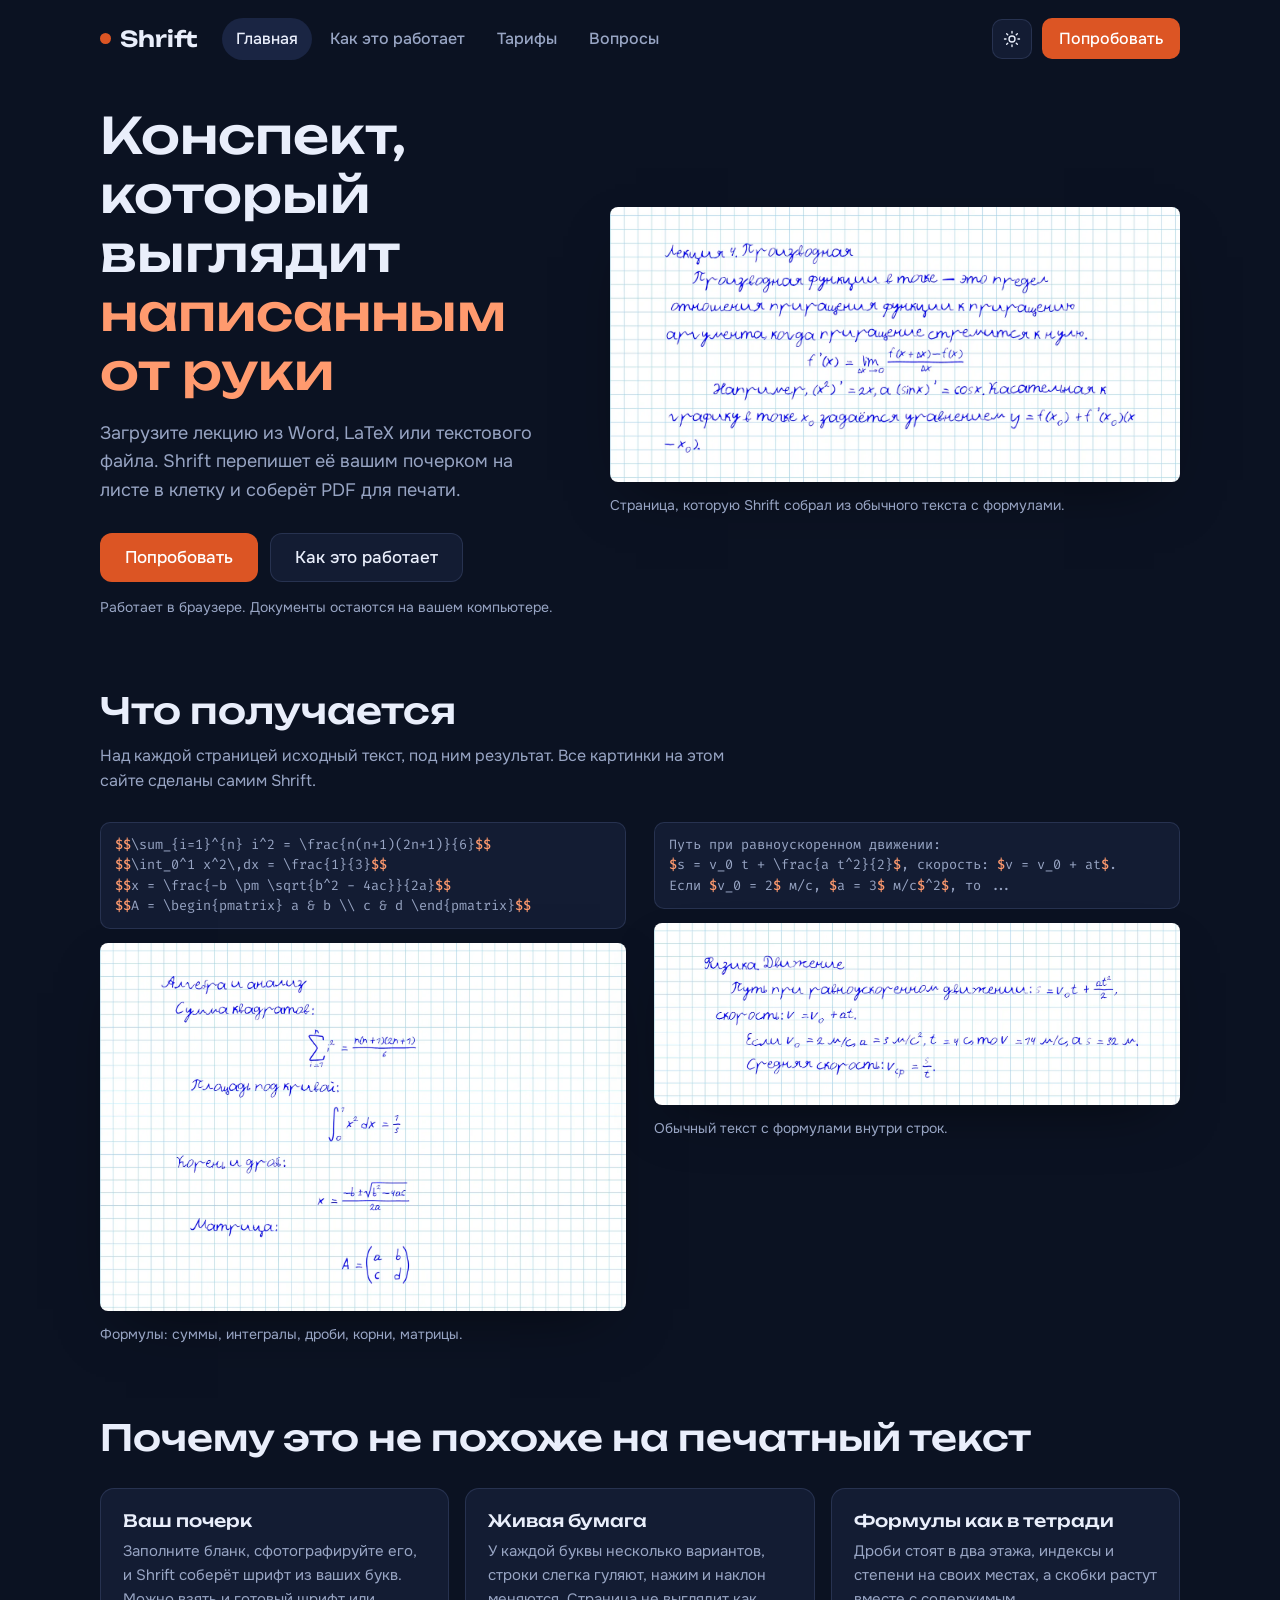
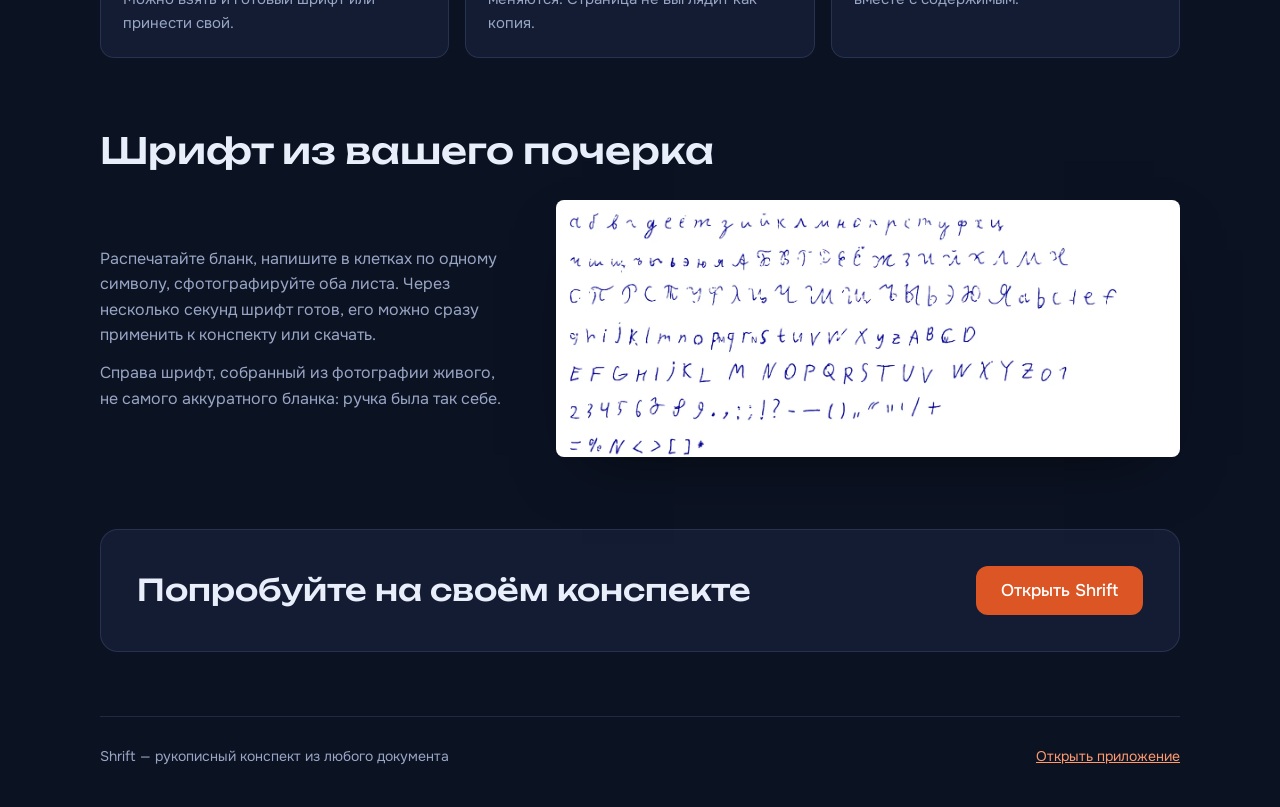
<file: index.html>
<!DOCTYPE html>
<html lang="ru">
<head>
    <meta charset="UTF-8">
    <meta name="viewport" content="width=device-width, initial-scale=1.0">
    <title>Shrift — рукописный конспект из любого документа</title>
    <meta name="description" content="Загрузите лекцию из Word, LaTeX или текстового файла: Shrift перепишет её вашим почерком на листе в клетку и соберёт PDF для печати. Работает в браузере, документы остаются у вас.">
    <meta property="og:title" content="Shrift — рукописный конспект из любого документа">
    <meta property="og:description" content="Текст и формулы вашим почерком на листе в клетку. PDF для печати.">
    <meta property="og:image" content="https://shrift.pages.dev/img/ex-lecture.webp">
    <link rel="icon" href="favicon.svg" type="image/svg+xml">
    <link rel="preconnect" href="https://fonts.googleapis.com">
    <link rel="preconnect" href="https://fonts.gstatic.com" crossorigin>
    <link rel="stylesheet" href="https://fonts.googleapis.com/css2?family=Onest:wght@400;500;600&family=Unbounded:wght@500;600&family=Fira+Code:wght@400&display=swap">
    <link rel="stylesheet" href="landing.css">
    <script src="js/theme.js"></script>
</head>
<body>
<div class="wrap">
    <header class="top">
        <a class="logo" href="#home"><i></i>Shrift</a>
        <nav class="tabs" aria-label="Разделы">
            <a href="#home">Главная</a><a href="#how">Как это работает</a><a href="#pricing">Тарифы</a><a href="#faq">Вопросы</a>
        </nav>
        <div class="hdr-right">
            <button class="theme-toggle" type="button" data-theme-toggle title="Тёмная или светлая тема" aria-label="Сменить тему"></button>
            <a class="btn primary" href="app.html">Попробовать</a>
        </div>
    </header>

    <main>
        <!-- ГЛАВНАЯ -->
        <section class="view" id="v-home">
            <div class="hero">
                <div>
                    <h1>Конспект, который выглядит <em>написанным от руки</em></h1>
                    <p class="lead">Загрузите лекцию из Word, LaTeX или текстового файла. Shrift перепишет её вашим почерком на листе в клетку и соберёт PDF для печати.</p>
                    <div class="cta">
                        <a class="btn primary big" href="app.html">Попробовать</a>
                        <a class="btn big" href="#how">Как это работает</a>
                    </div>
                    <p class="fine">Работает в браузере. Документы остаются на вашем компьютере.</p>
                </div>
                <figure>
                    <img class="shot" src="img/ex-lecture.webp" width="1400" height="676" alt="Страница конспекта в клетку: заголовок «Лекция 4. Производная», абзац текста и формула предела, написанные от руки синей ручкой">
                    <figcaption>Страница, которую Shrift собрал из обычного текста с формулами.</figcaption>
                </figure>
            </div>

            <div class="section">
                <h2>Что получается</h2>
                <p>Над каждой страницей исходный текст, под ним результат. Все картинки на этом сайте сделаны самим Shrift.</p>
                <div class="examples">
                    <div class="ex">
                        <div class="src"><b>$$</b>\sum_{i=1}^{n} i^2 = \frac{n(n+1)(2n+1)}{6}<b>$$</b>
<b>$$</b>\int_0^1 x^2\,dx = \frac{1}{3}<b>$$</b>
<b>$$</b>x = \frac{-b \pm \sqrt{b^2 - 4ac}}{2a}<b>$$</b>
<b>$$</b>A = \begin{pmatrix} a &amp; b \\ c &amp; d \end{pmatrix}<b>$$</b></div>
                        <figure>
                            <img class="shot" src="img/ex-formulas.webp" width="1400" height="979" loading="lazy" alt="Страница в клетку с написанными от руки формулами: сумма квадратов, интеграл, формула корней квадратного уравнения и матрица" style="height:auto">
                            <figcaption>Формулы: суммы, интегралы, дроби, корни, матрицы.</figcaption>
                        </figure>
                    </div>
                    <div class="ex">
                        <div class="src">Путь при равноускоренном движении:
<b>$</b>s = v_0 t + \frac{a t^2}{2}<b>$</b>, скорость: <b>$</b>v = v_0 + at<b>$</b>.
Если <b>$</b>v_0 = 2<b>$</b> м/с, <b>$</b>a = 3<b>$</b> м/с<b>$</b>^2<b>$</b>, то ...</div>
                        <figure>
                            <img class="shot" src="img/ex-physics.webp" width="1400" height="485" loading="lazy" alt="Страница в клетку: заголовок «Физика. Движение» и абзацы текста с формулами пути и скорости, написанные от руки" style="height:auto">
                            <figcaption>Обычный текст с формулами внутри строк.</figcaption>
                        </figure>
                    </div>
                </div>
            </div>

            <div class="section">
                <h2>Почему это не похоже на печатный текст</h2>
                <div class="cards">
                    <div class="card"><h3>Ваш почерк</h3><p>Заполните бланк, сфотографируйте его, и Shrift соберёт шрифт из ваших букв. Можно взять и готовый шрифт или принести свой.</p></div>
                    <div class="card"><h3>Живая бумага</h3><p>У каждой буквы несколько вариантов, строки слегка гуляют, нажим и наклон меняются. Страница не выглядит как копия.</p></div>
                    <div class="card"><h3>Формулы как в тетради</h3><p>Дроби стоят в два этажа, индексы и степени на своих местах, а скобки растут вместе с содержимым.</p></div>
                </div>
            </div>

            <div class="section">
                <h2>Шрифт из вашего почерка</h2>
                <div class="split">
                    <div>
                        <p>Распечатайте бланк, напишите в клетках по одному символу, сфотографируйте оба листа. Через несколько секунд шрифт готов, его можно сразу применить к конспекту или скачать.</p>
                        <p>Справа шрифт, собранный из фотографии живого, не самого аккуратного бланка: ручка была так себе.</p>
                    </div>
                    <figure>
                        <img class="shot" src="img/ex-handwriting.webp" width="1400" height="575" loading="lazy" alt="Алфавит, цифры и знаки, распознанные из фотографии заполненного бланка и собранные в шрифт" style="height:auto">
                    </figure>
                </div>
            </div>

            <div class="band">
                <h2>Попробуйте на своём конспекте</h2>
                <a class="btn primary big" href="app.html">Открыть Shrift</a>
            </div>
        </section>

        <!-- КАК ЭТО РАБОТАЕТ -->
        <section class="view" id="v-how" hidden>
            <h2>Как это работает</h2>
            <div class="steps">
                <div class="step"><b>1</b><div><h3>Загрузите документ</h3><p>Подойдёт DOCX, LaTeX, Markdown или обычный текст. Формулы можно записывать в LaTeX или вставлять из Word.</p></div></div>
                <div class="step"><b>2</b><div><h3>Выберите почерк</h3><p>Возьмите готовый шрифт, принесите свой файл .ttf или создайте шрифт из своего почерка по бланку.</p>
                    <figure><img class="shot" src="img/ex-handwriting.webp" width="1400" height="575" loading="lazy" alt="Шрифт, собранный из фотографии бланка" style="height:auto"></figure></div></div>
                <div class="step"><b>3</b><div><h3>Настройте лист</h3><p>Клетка или линейка, поля, размер букв, наклон, нажим, небрежность строк. Страница меняется сразу.</p>
                    <figure><img class="shot" src="img/ex-physics.webp" width="1400" height="485" loading="lazy" alt="Готовая страница конспекта по физике" style="height:auto"></figure></div></div>
                <div class="step"><b>4</b><div><h3>Скачайте PDF</h3><p>Готовый конспект уходит на печать без правок.</p></div></div>
            </div>
            <div class="cta"><a class="btn primary big" href="app.html">Попробовать</a></div>
        </section>

        <!-- ТАРИФЫ -->
        <section class="view" id="v-pricing" hidden>
            <h2>Тарифы</h2>
            <p class="lead">Сейчас Shrift бесплатный. Мы готовим аккаунты и подписку, о цене и составе сообщим заранее.</p>
            <div class="plans">
                <div class="plan">
                    <span class="tag">Сейчас</span>
                    <h3>Бесплатный</h3>
                    <div class="price">0 ₽</div>
                    <ul><li>Загрузка DOCX, LaTeX, Markdown, TXT</li><li>Свой шрифт файлом .ttf</li><li>Шрифт из вашего почерка по бланку</li><li>Экспорт в PDF</li></ul>
                    <a class="btn primary" href="app.html">Начать</a>
                </div>
                <div class="plan soon">
                    <span class="tag">Скоро</span>
                    <h3>Про</h3>
                    <div class="price">Готовим</div>
                    <ul><li>Аккаунт и вход по почте</li><li>Сохранение шрифтов и настроек в облаке</li><li>Выбор цветовой темы в профиле</li></ul>
                </div>
            </div>
        </section>

        <!-- ВОПРОСЫ -->
        <section class="view" id="v-faq" hidden>
            <h2>Вопросы</h2>
            <div class="faq">
                <details><summary>Мои документы куда-то отправляются?</summary><p>Нет. Текст обрабатывается в вашем браузере, документы никуда не загружаются.</p></details>
                <details><summary>Нужен ли интернет?</summary><p>Да. Сайт проверяет связь при запуске и без интернета не откроется. Первый запуск скачивает движок (около 44 МБ), дальше он берётся из кэша браузера и открывается быстро.</p></details>
                <details><summary>Какие форматы поддерживаются?</summary><p>DOCX, LaTeX, Markdown и обычный текст.</p></details>
                <details><summary>Какие формулы получаются?</summary><p>Дроби, степени и индексы, суммы, интегралы, пределы, корни, матрицы и системы уравнений.</p></details>
                <details><summary>Можно ли использовать другой шрифт?</summary><p>Да, загрузите файл .ttf. Лицензия на шрифт остаётся за вами: Shrift его не хранит и не раздаёт. В приложении есть список рекомендуемых шрифтов со ссылками на авторов.</p></details>
                <details><summary>Как сделать шрифт из своего почерка?</summary><p>Скачайте бланк в приложении, распечатайте, заполните по одному символу в клетке и сфотографируйте оба листа. Всё остальное сделает Shrift.</p></details>
            </div>
        </section>
    </main>

    <footer>
        <span>Shrift — рукописный конспект из любого документа</span>
        <a href="app.html">Открыть приложение</a>
    </footer>
</div>
<script src="landing.js"></script>
</body>
</html>
</file>
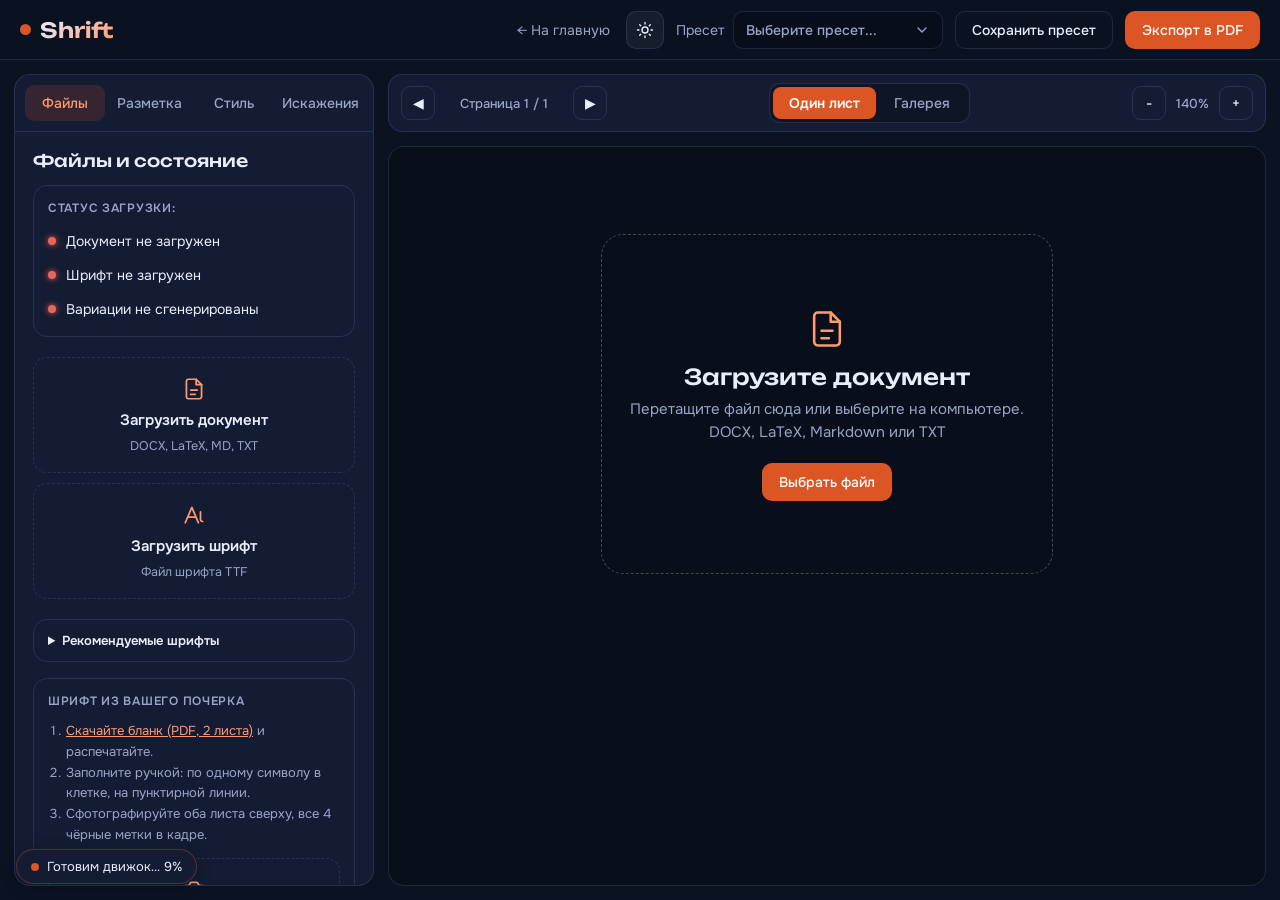
<file: app.html>
<!DOCTYPE html>
<html lang="ru">
<head>
    <meta charset="UTF-8">
    <meta name="viewport" content="width=device-width, initial-scale=1.0">
    <title>Shrift — рукописный конспект</title>
    <!-- Подключаем шрифты Google Fonts -->
    <link rel="preconnect" href="https://fonts.googleapis.com">
    <link rel="preconnect" href="https://fonts.gstatic.com" crossorigin>
    <link href="https://fonts.googleapis.com/css2?family=Onest:wght@300;400;500;600;700&family=Unbounded:wght@500;600&family=Fira+Code:wght@400;500&display=swap" rel="stylesheet">
    <!-- CSS Стили -->
    <link rel="icon" href="favicon.svg" type="image/svg+xml">
    <link rel="stylesheet" href="css/styles.css">
    <script src="js/theme.js"></script>
    <script src="js/select.js"></script>
</head>
<body>
    <!-- Pyodide Loading Overlay -->
    <div id="pyodide-loading" style="position: fixed; top:0; left:0; width:100%; height:100%; background: rgba(10,10,20,0.95); z-index: 9999; display: none; flex-direction: column; align-items: center; justify-content: center; color: white; padding: 16px; box-sizing: border-box; text-align: center;">
        <div class="spinner"></div>
        <h2 style="margin-top: 20px;">Запускаем Shrift…</h2>
        <p id="pyodide-status" style="opacity: 0.7;">Подготовка…</p>
        <div class="load-progress" aria-hidden="true"><div id="load-progress-bar" class="load-progress-bar"></div></div>
        <div id="mirror-hint" class="mirror-hint" style="display:none">
            Долго грузится?
            <a id="mirror-link" href="#" rel="noopener">Откройте зеркало сайта</a>
            <span id="mirror-novpn">или проверьте интернет/VPN</span>
        </div>
        <button id="btn-offline-retry" class="btn btn-primary" style="display:none; margin-top:18px" >Попробовать снова</button>
    </div>
    <!-- Движок грузится в фоне: маленькая плашка вместо экрана ожидания -->
    <div id="engine-pill" class="engine-pill" role="status">
        <span class="engine-pill-dot"></span>
        <span id="engine-pill-text">Готовим движок…</span>
        <a id="engine-pill-mirror" href="#" rel="noopener" style="display:none">Долго? Зеркало</a>
    </div>
    <div class="app-container">
        <!-- Шапка приложения -->
        <header class="app-header">
            <div class="logo">
                <i class="logo-dot" aria-hidden="true"></i>
                <div class="logo-text">
                    <h1>Shrift</h1>
                </div>
            </div>
            <div class="header-actions">
                <a id="link-home" class="header-link" href="./">← На главную</a>
                <button id="btn-theme" class="theme-toggle" type="button" data-theme-toggle title="Тёмная или светлая тема" aria-label="Сменить тему"></button>
                <div class="preset-selector">
                    <label for="preset-select">Пресет</label>
                    <select id="preset-select">
                        <option value="" disabled selected>Выберите…</option>
                    </select>
                </div>
                <button id="btn-save-preset" class="btn btn-secondary">Сохранить пресет</button>
                <button id="btn-export-pdf" class="btn btn-primary btn-glow">Экспорт в PDF</button>
            </div>
        </header>

        <!-- Основной контент -->
        <main class="app-main">
            <!-- Левая панель: настройки -->
            <section class="settings-sidebar glass-panel">
                <!-- Вкладки управления -->
                <div class="tabs-header">
                    <button class="tab-btn active" data-tab="tab-files">Файлы</button>
                    <button class="tab-btn" data-tab="tab-page">Разметка</button>
                    <button class="tab-btn" data-tab="tab-style">Стиль</button>
                    <button class="tab-btn" data-tab="tab-effects">Искажения</button>
                </div>

                <div class="tabs-content">
                    <!-- ВКЛАДКА 1: ФАЙЛЫ И СТАТУС -->
                    <div id="tab-files" class="tab-pane active">
                        <h3 class="tab-title">Файлы и состояние</h3>
                        
                        <!-- Статусы системы -->
                        <div class="status-card">
                            <h4>Статус загрузки:</h4>
                            <div class="status-item" id="status-doc">
                                <span class="status-indicator red"></span>
                                <span class="status-text">Документ не загружен</span>
                            </div>
                            <div class="status-item" id="status-font">
                                <span class="status-indicator red"></span>
                                <span class="status-text">Шрифт не загружен</span>
                            </div>
                            <div class="status-item" id="status-variants">
                                <span class="status-indicator red"></span>
                                <span class="status-text">Вариации не сгенерированы</span>
                            </div>
                        </div>

                        <!-- Загрузчики файлов -->
                        <div class="upload-section">
                            <label class="upload-box" id="doc-upload-box">
                                <input type="file" id="input-doc" accept=".docx,.tex,.latex,.md,.markdown,.txt" style="display:none">
                                <span class="upload-icon"><svg viewBox="0 0 24 24" width="26" height="26" fill="none" stroke="currentColor" stroke-width="1.6" stroke-linecap="round" stroke-linejoin="round"><path d="M14 3H7a2 2 0 0 0-2 2v14a2 2 0 0 0 2 2h10a2 2 0 0 0 2-2V8z"/><path d="M14 3v5h5M9 13h6M9 17h4"/></svg></span>
                                <span class="upload-title">Загрузить документ</span>
                                <span class="upload-desc">DOCX, LaTeX, MD, TXT</span>
                            </label>
                            
                            <label class="upload-box" id="font-upload-box">
                                <input type="file" id="input-font" accept=".ttf" style="display:none">
                                <span class="upload-icon"><svg viewBox="0 0 24 24" width="26" height="26" fill="none" stroke="currentColor" stroke-width="1.6" stroke-linecap="round" stroke-linejoin="round"><path d="M4 19 10 5l6 14M6.5 14h7"/><path d="M18 9v7a2 2 0 0 0 2 2"/></svg></span>
                                <span class="upload-title">Загрузить шрифт</span>
                                <span class="upload-desc">Файл шрифта TTF</span>
                            </label>
                        </div>

                        <!-- Принесённый шрифт запоминается в браузере пользователя -->
                        <div id="saved-font-bar" class="saved-font-bar" style="display:none">
                            <span>Ваш шрифт: <b id="saved-font-name"></b> (сохранён в этом браузере)</span>
                            <button id="btn-font-reset" class="link-btn">Вернуть стандартный</button>
                        </div>

                        <!-- Рекомендуемые шрифты: мы их не храним и не раздаём, пользователь приносит файл сам -->
                        <details class="font-recs">
                            <summary>Рекомендуемые шрифты</summary>
                            <ul>
                                <li><b>Eskal</b> (студия Font4You). Лицензию на него получайте у автора.</li>
                                <li><a href="https://fonts.google.com/specimen/Caveat" target="_blank" rel="noopener">Caveat</a>, бесплатный</li>
                                <li><a href="https://fonts.google.com/specimen/Bad+Script" target="_blank" rel="noopener">Bad Script</a>, бесплатный</li>
                                <li><a href="https://fonts.google.com/specimen/Marck+Script" target="_blank" rel="noopener">Marck Script</a>, бесплатный</li>
                                <li><a href="https://fonts.google.com/specimen/Neucha" target="_blank" rel="noopener">Neucha</a>, бесплатный</li>
                            </ul>
                            <p class="font-recs-note">Скачайте файл .ttf у автора и загрузите кнопкой «Загрузить шрифт». Shrift не хранит и не распространяет эти шрифты: файл остаётся только у вас в браузере, права на шрифт принадлежат его автору.</p>
                        </details>

                        <!-- Свой почерк: бланк -> фото -> шрифт -->
                        <div class="settings-group mt-3" id="handwriting-section">
                            <h4 class="group-title">Шрифт из вашего почерка</h4>
                            <ol class="hw-steps">
                                <li><a href="templates/shrift_font_template.pdf" download="Shrift_бланк_почерка.pdf">Скачайте бланк (PDF, 2 листа)</a> и распечатайте.</li>
                                <li>Заполните ручкой: по одному символу в клетке, на пунктирной линии.</li>
                                <li>Сфотографируйте оба листа сверху, все 4 чёрные метки в кадре.</li>
                            </ol>
                            <label class="upload-box" id="photo-upload-box">
                                <input type="file" id="input-photos" accept="image/*" multiple style="display:none">
                                <span class="upload-icon"><svg viewBox="0 0 24 24" width="26" height="26" fill="none" stroke="currentColor" stroke-width="1.6" stroke-linecap="round" stroke-linejoin="round"><path d="M4 8h3l2-3h6l2 3h3v11H4z"/><circle cx="12" cy="13" r="3.5"/></svg></span>
                                <span class="upload-title">Загрузить фото бланка</span>
                                <span class="upload-desc">Можно оба листа сразу (JPG, PNG, фото с телефона)</span>
                            </label>
                            <div id="hw-result" class="hw-result" style="display:none">
                                <div id="hw-report" class="hw-report"></div>
                                <img id="hw-preview" alt="Как выглядит ваш шрифт">
                                <button id="btn-hw-download" class="btn btn-secondary w-100 mt-2">Скачать шрифт (TTF)</button>
                            </div>
                        </div>

                        <!-- Управление генерацией вариаций шрифтов -->
                        <div class="settings-group mt-3">
                            <h4 class="group-title">Параметры вариативности</h4>
                            <div class="slider-control">
                                <div class="slider-header">
                                    <span>Количество вариантов</span>
                                    <span class="slider-value" id="val-variant_count">30</span>
                                </div>
                                <input type="range" id="input-variant_count" min="10" max="100" step="5" value="30" class="neon-slider">
                            </div>
                            <div class="slider-control">
                                <div class="slider-label">
                                    <span>Сила искажения точек (джиттер)</span>
                                    <span class="slider-value" id="val-key_shift">22</span>
                                </div>
                                <input type="range" id="input-key_shift" min="0" max="50" step="1" value="22" class="neon-slider">
                            </div>
                            <button id="btn-generate-fonts" class="btn btn-secondary w-100 mt-2">Перегенерировать шрифты</button>
                        </div>
                    </div>

                    <!-- ВКЛАДКА 2: РАЗМЕТКА СТРАНИЦЫ -->
                    <div id="tab-page" class="tab-pane">
                        <h3 class="tab-title">Параметры страницы</h3>

                        <div class="settings-group">
                            <h4 class="group-title">Вид и цвета</h4>
                            <div class="control-row">
                                <div class="field-control">
                                    <label for="input-paper_type">Тип разметки</label>
                                    <select id="input-paper_type" class="neon-select">
                                        <option value="grid">В клеточку</option>
                                        <option value="ruled">В линейку</option>
                                        <option value="blank">Чистый лист</option>
                                    </select>
                                </div>
                            </div>
                            
                            <div class="control-row mt-2">
                                <div class="color-control">
                                    <label for="input-paper_color">Цвет бумаги</label>
                                    <input type="color" id="input-paper_color" value="#ffffff">
                                </div>
                                <div class="color-control">
                                    <label for="input-pen_color">Цвет чернил</label>
                                    <input type="color" id="input-pen_color" value="#0000ff">
                                </div>
                            </div>
                        </div>

                        <div class="settings-group">
                            <h4 class="group-title font-small">Размеры листа (300 DPI)</h4>
                            <div class="control-row double-input">
                                <div class="field-control">
                                    <label for="input-page_w">Ширина (px)</label>
                                    <input type="number" id="input-page_w" value="2480" class="neon-input">
                                </div>
                                <div class="field-control">
                                    <label for="input-page_h">Высота (px)</label>
                                    <input type="number" id="input-page_h" value="3508" class="neon-input">
                                </div>
                            </div>
                            <div class="preset-links">
                                <button type="button" class="link-btn" onclick="setPagePreset(2480, 3508)">A4 (2480x3508)</button>
                                <button type="button" class="link-btn" onclick="setPagePreset(1748, 2480)">A5 (1748x2480)</button>
                            </div>
                        </div>

                        <div class="settings-group">
                            <h4 class="group-title">Сетка и поля</h4>
                            <div class="control-row double-input">
                                <div class="field-control">
                                    <label for="input-grid_color">Цвет сетки</label>
                                    <input type="color" id="input-grid_color" value="#a0d2eb" class="neon-input" style="padding:0; height: 38px;">
                                </div>
                                <div class="field-control">
                                    <label for="input-grid_thickness">Толщина (px)</label>
                                    <input type="number" id="input-grid_thickness" value="2" min="1" max="10" class="neon-input">
                                </div>
                            </div>
                            <div class="slider-control">
                                <div class="slider-label">
                                    <span>Размер клеточки (px)</span>
                                    <span class="slider-value" id="val-grid_size">60</span>
                                </div>
                                <input type="range" id="input-grid_size" min="30" max="100" step="2" value="60" class="neon-slider">
                            </div>
                            <div class="slider-control">
                                <div class="slider-label">
                                    <span>Базовый отступ (px)</span>
                                    <span class="slider-value" id="val-base_margin">15</span>
                                </div>
                                <input type="range" id="input-base_margin" min="0" max="100" step="5" value="15" class="neon-slider">
                            </div>
                            <div class="slider-control">
                                <div class="slider-label">
                                    <span>Правый отступ (px)</span>
                                    <span class="slider-value" id="val-right_padding">110</span>
                                </div>
                                <input type="range" id="input-right_padding" min="20" max="300" step="5" value="110" class="neon-slider">
                            </div>
                            <div class="slider-control">
                                <div class="slider-label">
                                    <span>Ширина корешка (в клетках)</span>
                                    <span class="slider-value" id="val-spine_cells">3</span>
                                </div>
                                <input type="range" id="input-spine_cells" min="0" max="10" step="1" value="3" class="neon-slider">
                            </div>
                            <div class="slider-control">
                                <div class="slider-label">
                                    <span>Интервал между строками (в клетках)</span>
                                    <span class="slider-value" id="val-line_spacing_cells">2</span>
                                </div>
                                <input type="range" id="input-line_spacing_cells" min="1" max="4" step="1" value="2" class="neon-slider">
                                <div id="line-spacing-hint" class="field-hint" style="display:none">Буквы крупнее строки и будут наезжать друг на друга — уменьшите размер шрифта.</div>
                            </div>
                            <div class="slider-control">
                                <div class="slider-label">
                                    <span>Сдвиг текста по Y (px)</span>
                                    <span class="slider-value" id="val-global_y_shift">0</span>
                                </div>
                                <input type="range" id="input-global_y_shift" min="-100" max="100" step="2" value="0" class="neon-slider">
                            </div>
                        </div>
                    </div>

                    <!-- ВКЛАДКА 3: ШРИФТ И СТИЛЬ ПИСЬМА -->
                    <div id="tab-style" class="tab-pane">
                        <h3 class="tab-title">Стиль написания</h3>
                        
                        <div class="settings-group">
                            <h4 class="group-title">Базовые параметры</h4>
                            <div class="slider-control">
                                <div class="slider-label">
                                    <span>Размер шрифта (pt)</span>
                                    <span class="slider-value" id="val-font_size">80</span>
                                </div>
                                <input type="range" id="input-font_size" min="30" max="150" step="2" value="80" class="neon-slider">
                            </div>
                            <div class="slider-control">
                                <div class="slider-label">
                                    <span>Жирность (толщина обводки)</span>
                                    <span class="slider-value" id="val-bold_stroke_width">1</span>
                                </div>
                                <input type="range" id="input-bold_stroke_width" min="0" max="5" step="1" value="1" class="neon-slider">
                            </div>
                            <div class="slider-control">
                                <div class="slider-label">
                                    <span>Наклон курсива</span>
                                    <span class="slider-value" id="val-italic_shear_factor">-0.15</span>
                                </div>
                                <input type="range" id="input-italic_shear_factor" min="-0.4" max="0.1" step="0.01" value="-0.15" class="neon-slider">
                            </div>
                        </div>

                        <div class="settings-group">
                            <h4 class="group-title">Математические индексы</h4>
                            <div class="slider-control">
                                <div class="slider-label">
                                    <span>Размер индексов (доля)</span>
                                    <span class="slider-value" id="val-index_scale">0.6</span>
                                </div>
                                <input type="range" id="input-index_scale" min="0.4" max="0.9" step="0.05" value="0.6" class="neon-slider">
                            </div>
                            <div class="slider-control">
                                <div class="slider-label">
                                    <span>Сдвиг подстрочного индекса</span>
                                    <span class="slider-value" id="val-subscript_offset_ratio">0.35</span>
                                </div>
                                <input type="range" id="input-subscript_offset_ratio" min="0.1" max="0.8" step="0.05" value="0.35" class="neon-slider">
                            </div>
                            <div class="slider-control">
                                <div class="slider-label">
                                    <span>Сдвиг надстрочного индекса</span>
                                    <span class="slider-value" id="val-superscript_offset_ratio">0.5</span>
                                </div>
                                <input type="range" id="input-superscript_offset_ratio" min="0.1" max="0.8" step="0.05" value="0.5" class="neon-slider">
                            </div>
                        </div>
                    </div>

                    <!-- ВКЛАДКА 4: ИСКАЖЕНИЯ И ЭФФЕКТЫ -->
                    <div id="tab-effects" class="tab-pane">
                        <h3 class="tab-title">Имитация ручного письма</h3>
                        
                        <div class="settings-group">
                            <h4 class="group-title">Неровность и дрожание</h4>
                            <div class="slider-control">
                                <div class="slider-label">
                                    <span>Дрожание начала строки (px)</span>
                                    <span class="slider-value" id="val-line_jit">60</span>
                                </div>
                                <input type="range" id="input-line_jit" min="0" max="150" step="5" value="60" class="neon-slider">
                            </div>
                            <div class="slider-control">
                                <div class="slider-label">
                                    <span>Мин. сдвиг слова по Y</span>
                                    <span class="slider-value" id="val-word_vert_min">-4</span>
                                </div>
                                <input type="range" id="input-word_vert_min" min="-15" max="0" step="1" value="-4" class="neon-slider">
                            </div>
                            <div class="slider-control">
                                <div class="slider-label">
                                    <span>Макс. сдвиг слова по Y</span>
                                    <span class="slider-value" id="val-word_vert_max">2</span>
                                </div>
                                <input type="range" id="input-word_vert_max" min="0" max="15" step="1" value="2" class="neon-slider">
                            </div>
                        </div>

                        <div class="settings-group">
                            <h4 class="group-title">Искривление слов (волны)</h4>
                            <div class="slider-control">
                                <div class="slider-label">
                                    <span>Амплитуда изгиба дуги (px)</span>
                                    <span class="slider-value" id="val-max_word_arc">12</span>
                                </div>
                                <input type="range" id="input-max_word_arc" min="0" max="30" step="1" value="12" class="neon-slider">
                            </div>
                            <div class="slider-control">
                                <div class="slider-label">
                                    <span>Амплитуда экспоненты (px)</span>
                                    <span class="slider-value" id="val-max_word_exp">9.6</span>
                                </div>
                                <input type="range" id="input-max_word_exp" min="0" max="30" step="0.5" value="9.6" class="neon-slider">
                            </div>
                            <div class="slider-control">
                                <div class="slider-label">
                                    <span>Амплитуда обратной экспоненты (px)</span>
                                    <span class="slider-value" id="val-max_word_inv_exp">9.6</span>
                                </div>
                                <input type="range" id="input-max_word_inv_exp" min="0" max="30" step="0.5" value="9.6" class="neon-slider">
                            </div>
                            <div class="slider-control">
                                <div class="slider-label">
                                    <span>Крутизна экспоненты</span>
                                    <span class="slider-value" id="val-exp_coef">5.0</span>
                                </div>
                                <input type="range" id="input-exp_coef" min="1.0" max="10.0" step="0.5" value="5.0" class="neon-slider">
                            </div>
                            <div class="checkbox-group mt-3">
                                <span>Активные типы изгибов:</span>
                                <label class="checkbox-control">
                                    <input type="checkbox" id="chk-arc" checked value="arc"> Дуговой (синус)
                                </label>
                                <label class="checkbox-control">
                                    <input type="checkbox" id="chk-exp" checked value="exp"> Экспоненциальный
                                </label>
                                <label class="checkbox-control">
                                    <input type="checkbox" id="chk-inv_exp" checked value="inv_exp"> Обратный эксп.
                                </label>
                            </div>
                        </div>
                    </div>
                </div>
            </section>

            <!-- Правая панель: интерактивный предпросмотр -->
            <section class="preview-area">
                <div class="preview-header glass-panel">
                    <div class="preview-nav">
                        <button id="btn-prev-page" class="btn btn-icon">◀</button>
                        <span id="page-indicator">Страница 1 / 1</span>
                        <button id="btn-next-page" class="btn btn-icon">▶</button>
                    </div>
                    <div class="view-mode-selector">
                        <button id="btn-mode-single" class="btn btn-tab active">Один лист</button>
                        <button id="btn-mode-multi" class="btn btn-tab">Галерея</button>
                    </div>
                    <div class="zoom-controls">
                        <button id="btn-zoom-out" class="btn btn-icon">-</button>
                        <span id="zoom-indicator">100%</span>
                        <button id="btn-zoom-in" class="btn btn-icon">+</button>
                    </div>
                </div>

                <!-- Контейнер для рендеринга страниц -->
                <div class="preview-viewport" id="preview-viewport">
                    <div class="preview-container single-layout" id="preview-container">
                        <!-- Сюда вставляются листы -->
                        <div class="paper-sheet is-empty" id="preview-sheet">
                            <div class="loading-overlay" id="loading-spinner">
                                <div class="spinner"></div>
                                <span class="loading-text">Рендеринг страницы...</span>
                            </div>
                            <div class="preview-empty" id="preview-empty">
                                <div class="preview-empty-icon"><svg viewBox="0 0 24 24" width="44" height="44" fill="none" stroke="currentColor" stroke-width="1.4" stroke-linecap="round" stroke-linejoin="round"><path d="M14 3H7a2 2 0 0 0-2 2v14a2 2 0 0 0 2 2h10a2 2 0 0 0 2-2V8z"/><path d="M14 3v5h5M9 13h6M9 17h4"/></svg></div>
                                <div class="preview-empty-title">Загрузите документ</div>
                                <div class="preview-empty-text">Перетащите файл сюда или выберите на компьютере.<br>DOCX, LaTeX, Markdown или TXT</div>
                                <label for="input-doc" class="btn btn-primary preview-empty-btn">Выбрать файл</label>
                            </div>
                            <img id="preview-img" alt="Предпросмотр страницы" style="display:none">
                        </div>
                    </div>
                </div>
            </section>
        </main>
    </div>

    <!-- Модальное окно для сохранения пресета -->
    <div class="modal" id="modal-preset">
        <div class="modal-content glass-panel">
            <h3>Сохранить новый пресет</h3>
            <div class="field-control mt-3">
                <label for="input-preset-name">Название пресета:</label>
                <input type="text" id="input-preset-name" placeholder="Мой пресет" class="neon-input">
            </div>
            <div class="modal-actions mt-4">
                <button id="btn-modal-cancel" class="btn btn-secondary">Отмена</button>
                <button id="btn-modal-save" class="btn btn-primary">Сохранить</button>
            </div>
        </div>
    </div>

    <!-- Уведомления (Toasts) -->
    <!-- Экспорт в PDF: прогресс -->
    <div class="export-overlay" id="export-overlay" style="display:none">
        <div class="export-card">
            <div class="spinner"></div>
            <h3>Создаём PDF…</h3>
            <p id="export-status">Готовим страницы…</p>
            <div class="load-progress"><div id="export-progress-bar" class="load-progress-bar"></div></div>
            <button id="btn-export-cancel" class="btn btn-secondary mt-2">Отменить</button>
        </div>
    </div>
    <div class="toast-container" id="toast-container"></div>

    <!-- Подключаем логику JS -->
    <script src="js/app.js"></script>
</body>
</html>
</file>
<file: landing.css>
/* Главная страница Shrift: тёмно-синий «ночной стол» и оранжевый акцент; лист в клетку - единственная яркая вещь на странице. */
:root {
  --bg: #0b1222;
  --surface: #131c33;
  --surface-2: #1a2543;
  --line: rgba(160, 182, 255, .14);
  --fg: #e9eefb;
  --muted: #98a5c4;
  --accent: #dc5524;
  --accent-ink: #ffffff;
  --accent-text: #ff9a6e;
  --shadow: rgba(0, 0, 0, .55);
  --f-display: "Unbounded", "Onest", system-ui, sans-serif;
  --f-body: "Onest", system-ui, -apple-system, "Segoe UI", sans-serif;
  color-scheme: dark;
}
:root[data-theme="light"] {
  --bg: #f1f5fd; --surface: #ffffff; --surface-2: #e7eefb; --line: rgba(30, 50, 110, .14);
  --fg: #14203a; --muted: #556487; --accent-text: #b9441a; --shadow: rgba(30, 50, 110, .28);
  color-scheme: light;
}
* { box-sizing: border-box; }
html { scroll-behavior: smooth; }
body { margin: 0; background: var(--bg); color: var(--fg); font: 16px/1.6 var(--f-body);
  padding-left: max(16px, env(safe-area-inset-left, 0px)); padding-right: max(16px, env(safe-area-inset-right, 0px)); }
.wrap { max-width: 1080px; margin: 0 auto; }
h1, h2, h3 { font-family: var(--f-display); font-weight: 500; line-height: 1.18; margin: 0; text-wrap: balance; }
h2 { font-size: clamp(24px, 3.4vw, 36px); }
p { margin: 0; }
a { color: var(--accent-text); }
[hidden] { display: none !important; }
:focus-visible { outline: 2px solid var(--accent-text); outline-offset: 2px; }

header.top { display: flex; flex-wrap: wrap; align-items: center; gap: 12px 24px; padding-block: 18px; }
.logo { font-family: var(--f-display); font-weight: 600; font-size: 22px; text-decoration: none; color: var(--fg); display: flex; align-items: center; gap: 9px; }
.logo i { width: 11px; height: 11px; background: var(--accent); border-radius: 50%; display: inline-block; }
nav.tabs { display: flex; gap: 4px; flex: 1; min-width: 0; overflow-x: auto; }
nav.tabs a { color: var(--muted); text-decoration: none; padding: 8px 14px; border-radius: 999px; white-space: nowrap; font-weight: 500; }
nav.tabs a:hover { color: var(--fg); }
nav.tabs a[aria-current="page"] { background: var(--surface-2); color: var(--fg); }
.hdr-right { display: flex; align-items: center; gap: 10px; }
.btn { border: 1px solid var(--line); background: var(--surface); padding: 9px 16px; border-radius: 10px; font: 500 16px var(--f-body); text-decoration: none; color: var(--fg); display: inline-block; cursor: pointer; }
.btn:hover { background: var(--surface-2); }
.btn.primary { background: var(--accent); border-color: transparent; color: var(--accent-ink); }
.btn.primary:hover { background: #e86a3a; }
.btn.big { padding: 13px 24px; font-size: 17px; border-radius: 12px; }
.theme-toggle { width: 40px; height: 40px; border-radius: 10px; border: 1px solid var(--line); background: var(--surface); color: var(--fg); cursor: pointer; font-size: 17px; display: grid; place-items: center; }
.theme-toggle:hover { background: var(--surface-2); }

.view { padding-block: 28px 64px; }
.hero { display: grid; grid-template-columns: minmax(0, .9fr) minmax(0, 1.1fr); gap: 44px; align-items: center; }
.hero h1 { font-size: clamp(30px, 4.4vw, 50px); }
.hero h1 em { font-style: normal; color: var(--accent-text); }
.lead { color: var(--muted); font-size: 18px; margin-top: 18px; max-width: 46ch; }
.cta { display: flex; flex-wrap: wrap; gap: 12px; margin-top: 28px; }
.fine { color: var(--muted); font-size: 14px; margin-top: 14px; }

figure { margin: 0; }
.shot { display: block; width: 100%; height: auto; border-radius: 8px; box-shadow: 0 24px 60px -26px var(--shadow); background: #fff; }
figcaption { color: var(--muted); font-size: 14px; margin-top: 12px; }

.section { margin-top: 72px; }
.section > h2 + p { color: var(--muted); margin-top: 10px; max-width: 60ch; }
.examples { display: grid; grid-template-columns: repeat(2, minmax(0, 1fr)); gap: 28px; margin-top: 28px; }
.ex { display: grid; gap: 14px; align-content: start; }
.src { background: var(--surface); border: 1px solid var(--line); border-radius: 10px; padding: 12px 14px; font: 13.5px/1.5 "Fira Code", ui-monospace, Consolas, monospace; color: var(--muted); overflow-x: auto; white-space: pre; }
.src b { font-weight: 500; color: var(--accent-text); }

.cards { display: grid; grid-template-columns: repeat(3, minmax(0, 1fr)); gap: 16px; margin-top: 28px; }
.card { background: var(--surface); border: 1px solid var(--line); border-radius: 14px; padding: 22px; }
.card h3 { font-size: 17px; margin-bottom: 8px; }
.card p { color: var(--muted); font-size: 15px; }

.split { display: grid; grid-template-columns: minmax(0, .8fr) minmax(0, 1.2fr); gap: 40px; align-items: center; margin-top: 28px; }
.split p + p { margin-top: 12px; }
.split p { color: var(--muted); }

.band { margin-top: 72px; background: var(--surface); border: 1px solid var(--line); border-radius: 18px; padding: 36px; display: flex; flex-wrap: wrap; align-items: center; justify-content: space-between; gap: 20px; }
.band h2 { font-size: clamp(22px, 3vw, 30px); }

.steps { display: grid; gap: 18px; margin-top: 28px; }
.step { display: grid; grid-template-columns: 64px minmax(0, 1fr); gap: 18px; align-items: start; background: var(--surface); border: 1px solid var(--line); border-radius: 14px; padding: 20px; }
.step > b { font: 600 15px var(--f-display); color: var(--accent-text); background: var(--surface-2); border-radius: 12px; display: grid; place-items: center; height: 56px; }
.step h3 { font-size: 18px; margin-bottom: 6px; }
.step p { color: var(--muted); }
.step figure { margin-top: 16px; max-width: 640px; }

.plans { display: grid; grid-template-columns: repeat(2, minmax(0, 1fr)); gap: 18px; margin-top: 28px; max-width: 820px; }
.plan { background: var(--surface); border: 1px solid var(--line); border-radius: 16px; padding: 26px; display: flex; flex-direction: column; gap: 14px; }
.plan.soon { border-style: dashed; }
.plan .price { font: 600 26px var(--f-display); }
.plan ul { margin: 0; padding: 0; list-style: none; display: grid; gap: 8px; color: var(--muted); flex: 1; }
.plan li::before { content: "—"; color: var(--accent-text); margin-right: 8px; }
.tag { align-self: flex-start; font-size: 13px; padding: 3px 10px; border-radius: 999px; background: var(--surface-2); color: var(--muted); }

.faq { margin-top: 24px; display: grid; gap: 10px; max-width: 780px; }
details { background: var(--surface); border: 1px solid var(--line); border-radius: 12px; padding: 14px 18px; }
summary { cursor: pointer; font-weight: 500; }
details p { color: var(--muted); margin-top: 8px; }

footer { border-top: 1px solid var(--line); padding-block: 28px 40px; color: var(--muted); font-size: 14px; display: flex; flex-wrap: wrap; justify-content: space-between; gap: 8px 24px; }

@media (max-width: 860px) {
  .hero, .split, .examples, .cards, .plans { grid-template-columns: minmax(0, 1fr); }
  .hero { gap: 28px; }
  .section { margin-top: 56px; }
}
@media (max-width: 760px) {
  header.top { gap: 8px 12px; }
  .hdr-right { margin-left: auto; }
  nav.tabs { order: 3; flex: 1 0 100%; margin-inline: -4px; }
  nav.tabs a { padding: 8px 10px; }
}
@media (max-width: 520px) {
  .step { grid-template-columns: minmax(0, 1fr); }
  .step > b { width: 56px; }
  .hdr-right { margin-left: auto; }
  .band { padding: 24px; }
}
@media (prefers-reduced-motion: reduce) { html { scroll-behavior: auto; } }
</file>
<file: css/styles.css>
/* ==========================================================================
   Shrift - Navy & Orange CSS Stylesheet
   ========================================================================== */

/* Переменные цветовой схемы */
:root {
    --bg-color: #0b1222;
    --panel-bg: rgba(19, 28, 51, 0.78);
    --panel-solid: #131c33;
    --panel-border: rgba(160, 182, 255, 0.14);
    --panel-shadow: rgba(0, 0, 0, 0.5);
    --header-bg: rgba(11, 18, 34, 0.88);
    --field-bg: rgba(0, 0, 0, 0.22);
    --overlay-bg: rgba(8, 13, 28, 0.82);
    --tint: 255, 255, 255;          /* оттенок полупрозрачных подложек: белый на тёмном, тёмно-синий на светлом */

    --text-primary: #e9eefb;
    --text-secondary: #98a5c4;
    --text-muted: #6f7c9c;
    --text-on-accent: #ffffff;

    --accent-primary: #dc5524;
    --accent-hover: #e86a3a;
    --accent-rgb: 220, 85, 36;
    --accent-glow: rgba(220, 85, 36, 0.4);
    --accent-text: #ff9a6e;         /* акцент для текста и тонких линий на тёмном фоне */

    --neon-blue: var(--accent-primary);
    --neon-cyan: var(--accent-text);
    --neon-violet: #ff8a5c;
    --neon-green: #46c08a;
    --neon-red: #ff5a4d;

    --border-radius-lg: 16px;
    --border-radius-md: 10px;
    --border-radius-sm: 6px;

    --transition-speed: 0.25s;
    color-scheme: dark;
}

/* Светлая тема: те же названия, другие значения */
:root[data-theme="light"] {
    --bg-color: #f1f5fd;
    --panel-bg: rgba(255, 255, 255, 0.86);
    --panel-solid: #ffffff;
    --panel-border: rgba(30, 50, 110, 0.14);
    --panel-shadow: rgba(30, 50, 110, 0.18);
    --header-bg: rgba(255, 255, 255, 0.9);
    --field-bg: rgba(30, 50, 110, 0.06);
    --overlay-bg: rgba(241, 245, 253, 0.85);
    --tint: 20, 32, 58;

    --text-primary: #14203a;
    --text-secondary: #556487;
    --text-muted: #7a87a6;

    --accent-hover: #c94a1b;
    --accent-text: #b9441a;
    --neon-violet: #f08a5a;
    --neon-green: #1c8a5c;
    --neon-red: #d93a30;
    color-scheme: light;
}

/* Сброс стилей и общие настройки */
* {
    box-sizing: border-box;
    margin: 0;
    padding: 0;
}

body {
    font-family: 'Onest', 'Inter', sans-serif;
    background-color: var(--bg-color);
    color: var(--text-primary);
    overflow: hidden;
    height: 100vh;
    width: 100vw;
    position: relative;
}

/* Неоновые фоновые сферы */
.glow-bg {
    position: absolute;
    top: 0;
    left: 0;
    width: 100%;
    height: 100%;
    z-index: -1;
    overflow: hidden;
    pointer-events: none;
}

.blob {
    position: absolute;
    border-radius: 50%;
    filter: blur(150px);
    opacity: 0.2;
    mix-blend-mode: screen;
}

.blob-purple {
    top: -10%;
    right: 10%;
    width: 500px;
    height: 500px;
    background-color: var(--neon-violet);
}

.blob-cyan {
    bottom: -10%;
    left: 10%;
    width: 600px;
    height: 600px;
    background-color: var(--neon-cyan);
}

.blob-blue {
    top: 40%;
    left: 45%;
    width: 400px;
    height: 400px;
    background-color: var(--neon-blue);
}

/* Макет приложения */
.app-container {
    display: flex;
    flex-direction: column;
    height: 100vh;
    position: relative;
    z-index: 1;
}

/* Шапка приложения */
.app-header {
    display: flex;
    justify-content: space-between;
    align-items: center;
    padding: 16px 24px;
    background: var(--header-bg);
    border-bottom: 1px solid var(--panel-border);
    backdrop-filter: blur(10px);
}

.logo {
    display: flex;
    align-items: center;
    gap: 12px;
}

.logo .icon {
    font-size: 28px;
}

.logo-text h1 {
    font-family: 'Unbounded', 'Onest', sans-serif;
    font-size: 20px;
    font-weight: 600;
    letter-spacing: 0.5px;
    background: linear-gradient(135deg, var(--text-primary) 0%, var(--accent-text) 100%);
    -webkit-background-clip: text;
    -webkit-text-fill-color: transparent;
}

.logo-text .subtitle {
    font-size: 11px;
    color: var(--text-secondary);
    text-transform: uppercase;
    letter-spacing: 1.5px;
}

.header-actions {
    display: flex;
    align-items: center;
    gap: 16px;
}

/* Главный интерфейс */
.app-main {
    display: flex;
    flex: 1;
    overflow: hidden;
    padding: 16px;
    gap: 16px;
}

/* Панели Glassmorphism */
.glass-panel {
    background: var(--panel-bg);
    border: 1px solid var(--panel-border);
    border-radius: var(--border-radius-lg);
    box-shadow: 0 8px 32px var(--panel-shadow);
    backdrop-filter: blur(12px);
    -webkit-backdrop-filter: blur(12px);
    transition: border-color var(--transition-speed);
}

.glass-panel:hover {
    border-color: rgba(var(--tint), 0.12);
}

/* Боковая панель настроек */
.settings-sidebar {
    width: 380px;
    flex-shrink: 0;
    display: flex;
    flex-direction: column;
    overflow: hidden;
}

/* Заголовки вкладок */
.tabs-header {
    display: flex;
    border-bottom: 1px solid var(--panel-border);
    background: var(--field-bg);
}

.tab-btn {
    flex: 1;
    padding: 14px 8px;
    background: transparent;
    border: none;
    color: var(--text-secondary);
    font-weight: 500;
    font-size: 13px;
    cursor: pointer;
    transition: all var(--transition-speed);
    position: relative;
}

.tab-btn:hover {
    color: var(--text-primary);
    background: rgba(var(--tint), 0.02);
}

.tab-btn.active {
    color: var(--neon-cyan);
}

.tab-btn.active::after {
    content: '';
    position: absolute;
    bottom: -1px;
    left: 0;
    width: 100%;
    height: 2px;
    background: linear-gradient(90deg, var(--neon-blue), var(--neon-cyan));
    box-shadow: 0 0 8px var(--neon-cyan);
}

/* Содержимое вкладок */
.tabs-content {
    flex: 1;
    overflow-y: auto;
    padding: 20px;
}

/* Стилизация скроллбара */
.tabs-content::-webkit-scrollbar,
.preview-viewport::-webkit-scrollbar {
    width: 6px;
    height: 6px;
}

.tabs-content::-webkit-scrollbar-track,
.preview-viewport::-webkit-scrollbar-track {
    background: transparent;
}

.tabs-content::-webkit-scrollbar-thumb,
.preview-viewport::-webkit-scrollbar-thumb {
    background: rgba(var(--tint), 0.1);
    border-radius: 3px;
}

.tabs-content::-webkit-scrollbar-thumb:hover,
.preview-viewport::-webkit-scrollbar-thumb:hover {
    background: rgba(var(--tint), 0.2);
}

.tab-pane {
    display: none;
}

.tab-pane.active {
    display: block;
    animation: fadeIn 0.3s ease;
}

.tab-title {
    font-family: 'Onest', 'Inter', sans-serif;
    font-size: 16px;
    margin-bottom: 20px;
    color: var(--text-primary);
    border-left: 3px solid var(--neon-cyan);
    padding-left: 8px;
}

/* Карточка статусов загрузки */
.status-card {
    background: var(--field-bg);
    border: 1px solid var(--panel-border);
    border-radius: var(--border-radius-md);
    padding: 12px 16px;
    margin-bottom: 20px;
}

.status-card h4 {
    font-size: 12px;
    color: var(--text-secondary);
    margin-bottom: 10px;
    text-transform: uppercase;
    letter-spacing: 0.5px;
}

.status-item {
    display: flex;
    align-items: center;
    gap: 10px;
    margin-bottom: 8px;
    font-size: 13px;
}

.status-item:last-child {
    margin-bottom: 0;
}

.status-indicator {
    width: 8px;
    height: 8px;
    border-radius: 50%;
    display: inline-block;
}

.status-indicator.red {
    background-color: var(--neon-red);
    box-shadow: 0 0 6px var(--neon-red);
}

.status-indicator.green {
    background-color: var(--neon-green);
    box-shadow: 0 0 6px var(--neon-green);
}

.status-text {
    color: var(--text-primary);
}

/* Загрузчики файлов */
.upload-section {
    display: flex;
    flex-direction: column;
    gap: 12px;
    margin-bottom: 20px;
}

.upload-box {
    display: flex;
    flex-direction: column;
    align-items: center;
    padding: 20px 10px;
    border: 2px dashed rgba(var(--tint), 0.15);
    border-radius: var(--border-radius-md);
    cursor: pointer;
    transition: all var(--transition-speed);
    text-align: center;
    background: rgba(var(--tint), 0.01);
}

.upload-box:hover {
    border-color: var(--neon-cyan);
    background: rgba(var(--accent-rgb), 0.02);
}

.upload-icon {
    font-size: 26px;
    margin-bottom: 8px;
}

.upload-title {
    font-size: 13px;
    font-weight: 600;
    color: var(--text-primary);
}

.upload-desc {
    font-size: 10px;
    color: var(--text-secondary);
    margin-top: 4px;
}

/* Группы настроек */
.settings-group {
    border: 1px solid var(--panel-border);
    border-radius: var(--border-radius-md);
    padding: 16px;
    margin-bottom: 16px;
    background: rgba(var(--tint), 0.01);
}

.group-title {
    font-size: 13px;
    font-weight: 600;
    color: var(--text-secondary);
    margin-bottom: 14px;
    text-transform: uppercase;
    letter-spacing: 0.5px;
    border-bottom: 1px solid rgba(var(--tint), 0.05);
    padding-bottom: 6px;
}

/* Элементы управления формой */
.control-row {
    display: flex;
    gap: 12px;
}

.double-input {
    display: grid;
    grid-template-columns: 1fr 1fr;
    gap: 12px;
}

.field-control {
    display: flex;
    flex-direction: column;
    gap: 6px;
    flex: 1;
}

.field-control label {
    font-size: 11px;
    color: var(--text-secondary);
}

.neon-input, .neon-select {
    width: 100%;
    background: var(--field-bg);
    border: 1px solid var(--panel-border);
    border-radius: var(--border-radius-sm);
    color: var(--text-primary);
    padding: 8px 12px;
    font-size: 13px;
    transition: all var(--transition-speed);
    outline: none;
    font-family: 'Onest', 'Inter', sans-serif;
}

.neon-input:focus, .neon-select:focus {
    border-color: var(--neon-cyan);
    box-shadow: 0 0 8px rgba(var(--accent-rgb), 0.2);
}

.neon-select option {
    background-color: var(--panel-solid);
    color: var(--text-primary);
}

/* Настройки цветов */
.color-control {
    display: flex;
    align-items: center;
    gap: 10px;
    flex: 1;
    font-size: 12px;
    color: var(--text-secondary);
}

.color-control input[type="color"] {
    -webkit-appearance: none;
    border: none;
    width: 32px;
    height: 32px;
    border-radius: 50%;
    cursor: pointer;
    outline: none;
    background: transparent;
}

.color-control input[type="color"]::-webkit-color-swatch-wrapper {
    padding: 0;
}

.color-control input[type="color"]::-webkit-color-swatch {
    border: 1px solid var(--panel-border);
    border-radius: 50%;
}

/* Ссылки-кнопки быстрого выбора */
.preset-links {
    display: flex;
    gap: 10px;
    margin-top: 8px;
}

.link-btn {
    background: transparent;
    border: none;
    color: var(--neon-blue);
    font-size: 11px;
    cursor: pointer;
    text-decoration: underline;
    transition: color var(--transition-speed);
}

.link-btn:hover {
    color: var(--neon-cyan);
}

/* Ползунки (range) */
.slider-control {
    margin-bottom: 14px;
}

.slider-control:last-child {
    margin-bottom: 0;
}

.slider-label {
    display: flex;
    justify-content: space-between;
    font-size: 12px;
    color: var(--text-secondary);
    margin-bottom: 6px;
}

.slider-value {
    color: var(--neon-cyan);
    font-family: 'Fira Code', monospace;
    font-weight: 500;
}

/* Стилизация ползунка */
.neon-slider {
    -webkit-appearance: none;
    width: 100%;
    height: 4px;
    border-radius: 2px;
    background: rgba(var(--tint), 0.1);
    outline: none;
    transition: background var(--transition-speed);
}

.neon-slider::-webkit-slider-thumb {
    -webkit-appearance: none;
    appearance: none;
    width: 14px;
    height: 14px;
    border-radius: 50%;
    background: var(--text-primary);
    border: 2px solid var(--neon-cyan);
    cursor: pointer;
    box-shadow: 0 0 10px var(--neon-cyan);
    transition: transform 0.1s ease;
}

.neon-slider::-webkit-slider-thumb:hover {
    transform: scale(1.2);
}

/* Группа чекбоксов */
.checkbox-group {
    display: flex;
    flex-direction: column;
    gap: 8px;
}

.checkbox-group span {
    font-size: 12px;
    color: var(--text-secondary);
}

.checkbox-control {
    display: flex;
    align-items: center;
    gap: 10px;
    font-size: 12px;
    cursor: pointer;
    color: var(--text-primary);
}

.checkbox-control input[type="checkbox"] {
    accent-color: var(--neon-cyan);
    width: 14px;
    height: 14px;
}

/* Кнопки */
.btn {
    display: inline-flex;
    justify-content: center;
    align-items: center;
    padding: 10px 16px;
    border-radius: var(--border-radius-md);
    font-size: 13px;
    font-weight: 500;
    cursor: pointer;
    transition: all var(--transition-speed);
    outline: none;
    border: 1px solid transparent;
}

.btn-primary {
    background: linear-gradient(135deg, var(--accent-primary) 0%, #c14a1d 100%);
    color: white;
}

.btn-primary:hover {
    box-shadow: 0 0 15px var(--accent-glow);
    background: linear-gradient(135deg, var(--accent-hover) 0%, var(--accent-primary) 100%);
}

.btn-glow {
    box-shadow: 0 0 10px var(--accent-glow);
}

.btn-secondary {
    background: rgba(var(--tint), 0.05);
    border: 1px solid var(--panel-border);
    color: var(--text-primary);
}

.btn-secondary:hover {
    background: rgba(var(--tint), 0.1);
    border-color: rgba(var(--tint), 0.2);
}

.btn-icon {
    background: transparent;
    border: none;
    color: var(--text-secondary);
    font-size: 16px;
    width: 32px;
    height: 32px;
    border-radius: 50%;
    cursor: pointer;
    transition: all var(--transition-speed);
}

.btn-icon:hover {
    color: var(--text-primary);
    background: rgba(var(--tint), 0.05);
}

.btn-tab {
    background: rgba(var(--tint), 0.03);
    border: 1px solid var(--panel-border);
    color: var(--text-secondary);
    border-radius: var(--border-radius-sm);
    padding: 6px 12px;
    font-size: 11px;
}

.btn-tab.active {
    background: var(--neon-cyan);
    color: var(--text-on-accent);
    font-weight: 600;
    box-shadow: 0 0 8px rgba(var(--accent-rgb), 0.4);
}

.w-100 {
    width: 100%;
}

.mt-2 { margin-top: 8px; }
.mt-3 { margin-top: 16px; }
.mt-4 { margin-top: 24px; }

/* Область просмотра (Предпросмотр) */
.preview-area {
    flex: 1;
    display: flex;
    flex-direction: column;
    overflow: hidden;
}

/* Шапка предпросмотра */
.preview-header {
    display: flex;
    justify-content: space-between;
    align-items: center;
    padding: 12px 20px;
    margin-bottom: 16px;
    flex-shrink: 0;
}

.preview-nav {
    display: flex;
    align-items: center;
    gap: 14px;
}

#page-indicator {
    font-size: 13px;
    font-weight: 500;
    color: var(--text-primary);
    min-width: 120px;
    text-align: center;
}

.zoom-controls {
    display: flex;
    align-items: center;
    gap: 10px;
}

#zoom-indicator {
    font-size: 11px;
    color: var(--text-secondary);
    font-family: 'Fira Code', monospace;
}

/* Сетка просмотра */
.preview-viewport {
    flex: 1;
    overflow: auto;
    background: var(--field-bg);
    border: 1px solid var(--panel-border);
    border-radius: var(--border-radius-lg);
    padding: 30px;
    display: flex;
    justify-content: center;
    align-items: flex-start;
}

.preview-container {
    display: flex;
    justify-content: center;
    gap: calc(30px * var(--zoom, 1));
    transition: all 0.2s ease-out;
}

/* Одиночный лист */
.single-layout {
    flex-direction: row;
    align-items: flex-start;
}

/* Галерейный вид (мультистраничный) */
.multi-layout {
    display: grid;
    grid-template-columns: repeat(auto-fill, minmax(calc(360px * var(--zoom, 1)), 1fr));
    width: 100%;
    max-width: 1000px;
    gap: calc(24px * var(--zoom, 1));
}

/* Оформление листа бумаги */
.paper-sheet {
    background-color: white;
    width: calc(540px * var(--zoom, 1)); /* Масштабированный размер A4, чуть компактнее */
    aspect-ratio: 2480 / 3508;
    border-radius: 4px;
    box-shadow: 0 10px 30px rgba(0, 0, 0, 0.4), 0 2px 8px var(--field-bg);
    position: relative;
    overflow: hidden;
    display: flex;
    justify-content: center;
    align-items: center;
    background-size: cover;
    transition: box-shadow 0.3s;
    flex-shrink: 0;
}

.paper-sheet:hover {
    box-shadow: 0 15px 40px rgba(0, 0, 0, 0.5), 0 4px 12px var(--field-bg);
}

.paper-sheet img {
    width: 100%;
    height: 100%;
    object-fit: contain;
    display: block;
}

/* Индикатор загрузки */
.loading-overlay {
    position: absolute;
    top: 0;
    left: 0;
    width: 100%;
    height: 100%;
    background: var(--overlay-bg);
    display: flex;
    flex-direction: column;
    justify-content: center;
    align-items: center;
    z-index: 10;
    backdrop-filter: blur(4px);
    transition: opacity 0.25s ease;
    opacity: 0;
    pointer-events: none;
}

.loading-overlay.active {
    opacity: 1;
    pointer-events: auto;
}

.spinner {
    width: 40px;
    height: 40px;
    border: 3px solid rgba(var(--accent-rgb), 0.1);
    border-radius: 50%;
    border-top-color: var(--neon-cyan);
    animation: spin 1s linear infinite;
    box-shadow: 0 0 15px rgba(var(--accent-rgb), 0.2);
}

.loading-text {
    margin-top: 14px;
    font-size: 13px;
    color: var(--neon-cyan);
    font-weight: 500;
}

/* Модальные окна */
.modal {
    position: fixed;
    top: 0;
    left: 0;
    width: 100vw;
    height: 100vh;
    background: rgba(0, 0, 0, 0.6);
    display: flex;
    justify-content: center;
    align-items: center;
    z-index: 1000;
    opacity: 0;
    pointer-events: none;
    transition: opacity var(--transition-speed);
}

.modal.active {
    opacity: 1;
    pointer-events: auto;
}

.modal-content {
    width: 400px;
    padding: 30px;
    display: flex;
    flex-direction: column;
}

.modal-actions {
    display: flex;
    justify-content: flex-end;
    gap: 12px;
}

/* Уведомления (Toasts) */
.toast-container {
    position: fixed;
    bottom: 24px;
    right: 24px;
    z-index: 2000;
    display: flex;
    flex-direction: column;
    gap: 10px;
}

.toast {
    background: var(--panel-solid);
    border-left: 4px solid var(--neon-cyan);
    border-top: 1px solid var(--panel-border);
    border-right: 1px solid var(--panel-border);
    border-bottom: 1px solid var(--panel-border);
    color: var(--text-primary);
    padding: 12px 20px;
    border-radius: var(--border-radius-md);
    font-size: 13px;
    min-width: 250px;
    box-shadow: 0 10px 25px rgba(0, 0, 0, 0.4);
    backdrop-filter: blur(8px);
    display: flex;
    justify-content: space-between;
    align-items: center;
    animation: slideIn 0.3s cubic-bezier(0.16, 1, 0.3, 1) forwards;
}

.toast.success {
    border-left-color: var(--neon-green);
}

.toast.error {
    border-left-color: var(--neon-red);
}

/* Анимации */
@keyframes spin {
    to { transform: rotate(360deg); }
}

@keyframes fadeIn {
    from { opacity: 0; }
    to { opacity: 1; }
}

@keyframes slideIn {
    from {
        transform: translateY(20px);
        opacity: 0;
    }
    to {
        transform: translateY(0);
        opacity: 1;
    }
}

/* ---- Экран загрузки: прогресс и подсказка про зеркало ---- */
.load-progress { width: min(360px, 80vw); height: 8px; margin-top: 18px; border-radius: 4px; background: rgba(var(--tint), 0.12); overflow: hidden; }
.load-progress-bar { width: 0%; height: 100%; border-radius: 4px; background: linear-gradient(90deg, var(--accent-primary), #ff9a6e); transition: width 0.4s ease; }
.mirror-hint { margin-top: 18px; padding: 12px 16px; border-radius: 10px; background: rgba(255,200,0,0.12); border: 1px solid rgba(255,200,0,0.4); font-size: 14px; max-width: 420px; line-height: 1.5; }
.mirror-hint a { color: #ffd54f; font-weight: 600; }

/* ==========================================================================
   Телефоны и узкие окна (до 820px): всё в одну колонку, страница прокручивается.
   ========================================================================== */
@media (max-width: 820px) {
    body {
        overflow-x: hidden;
        overflow-y: auto;
        height: auto;
        min-height: 100vh;
        width: 100%;
    }
    .app-container { height: auto; min-height: 100vh; }

    .app-header {
        flex-wrap: wrap;
        gap: 10px;
        padding: 10px 12px;
        position: sticky;
        top: 0;
        z-index: 50;
    }
    .logo .icon { font-size: 22px; }
    .logo-text h1 { font-size: 17px; }
    .logo-text .subtitle { display: none; }
    .header-actions {
        width: 100%;
        flex-wrap: wrap;
        gap: 8px;
    }
    .header-actions > * { flex: 1 1 auto; }
    .header-actions > .theme-toggle { flex: 0 0 auto; margin-left: auto; }
    .header-actions .btn { min-height: 42px; padding: 8px 10px; font-size: 13px; }
    .header-actions select { min-height: 38px; max-width: 100%; }

    .app-main {
        flex-direction: column;
        overflow: visible;
        padding: 10px;
        gap: 10px;
    }
    .settings-sidebar { width: 100%; overflow: visible; }
    .tabs-content { overflow: visible; max-height: none; }
    .tab-btn { padding-left: 6px; padding-right: 6px; font-size: 12px; }

    .preview-area { overflow: visible; min-height: 75vh; }
    .preview-header {
        flex-wrap: wrap;
        gap: 8px;
        padding: 8px 10px;
        margin-bottom: 10px;
        justify-content: center;
    }
    #page-indicator { min-width: 0; }
    .preview-viewport { padding: 10px; min-height: 60vh; }
    .paper-sheet { max-width: 100%; }
    .multi-layout { grid-template-columns: 1fr; }

    .btn-icon { width: 40px; height: 40px; }      /* удобнее попадать пальцем */
    .toast-container { left: 10px; right: 10px; bottom: 10px; }
    .toast { max-width: none; }
    .modal-content { width: calc(100vw - 24px); max-width: none; }
}
@media (max-width: 820px) {
    .preset-selector { display: flex; align-items: center; gap: 8px; width: 100%; flex-basis: 100%; }
    .preset-selector select { flex: 1; }
}

.field-hint { margin-top: 6px; font-size: 12px; color: #ffd54f; line-height: 1.4; }

/* ---- Шрифт из почерка ---- */
.hw-steps { margin: 6px 0 12px 18px; padding: 0; font-size: 13px; line-height: 1.6; color: var(--text-secondary); }
.hw-steps a { color: var(--neon-cyan); }
.hw-result { margin-top: 12px; }
.hw-report { font-size: 13px; line-height: 1.5; margin-bottom: 8px; }
.hw-report .warn { color: #ffd54f; }
.hw-result img { width: 100%; border-radius: 8px; background: #fff; display: block; }

/* ---- Пустой лист до загрузки документа ---- */
.preview-empty { position: absolute; inset: 0; display: flex; flex-direction: column; align-items: center; justify-content: center;
    text-align: center; padding: 24px; color: #5b6b8c;
    background-image: linear-gradient(#dbe9ff 1px, transparent 1px), linear-gradient(90deg, #dbe9ff 1px, transparent 1px);
    background-size: 22px 22px; background-color: #fff; }
.preview-empty-icon { font-size: 42px; margin-bottom: 10px; }
.preview-empty-title { font-family: 'Onest', 'Inter', sans-serif; font-size: 18px; font-weight: 600; color: #2b3a5c; margin-bottom: 6px; }
.preview-empty-text { font-size: 13px; line-height: 1.5; }

/* ---- Экспорт в PDF ---- */
.export-overlay { position: fixed; inset: 0; z-index: 9000; background: rgba(8, 10, 22, 0.72); backdrop-filter: blur(4px);
    display: flex; align-items: center; justify-content: center; padding: 16px; }
.export-card { background: var(--panel-solid, #141a2e); border: 1px solid var(--panel-border, #2a3350); border-radius: 16px;
    padding: 28px 32px; width: min(420px, 100%); text-align: center; color: var(--text-primary, #fff); }
.export-card h3 { margin: 16px 0 6px; font-family: 'Onest', 'Inter', sans-serif; }
.export-card p { opacity: 0.75; font-size: 14px; margin: 0; }
.export-card .load-progress { margin: 16px auto 4px; width: 100%; }

/* Плашка фоновой загрузки движка */
.engine-pill { position: fixed; left: 16px; bottom: 16px; z-index: 900; display: flex; align-items: center; gap: 8px; max-width: calc(100vw - 32px); padding: 8px 14px; border-radius: 999px; background: var(--panel-solid); border: 1px solid rgba(var(--accent-rgb),0.35); color: var(--text-primary); font-size: 13px; box-shadow: 0 4px 16px rgba(0,0,0,0.25); }
.engine-pill-dot { width: 8px; height: 8px; border-radius: 50%; background: var(--accent-primary); animation: engine-pulse 1.2s ease-in-out infinite; flex-shrink: 0; }
.engine-pill a { color: #ffd54f; font-weight: 600; white-space: nowrap; }
@keyframes engine-pulse { 0%, 100% { opacity: 0.35; } 50% { opacity: 1; } }

/* Принесённый шрифт и рекомендуемые шрифты */
.saved-font-bar {
    display: flex; flex-wrap: wrap; align-items: center; justify-content: space-between; gap: 6px;
    margin-top: 10px; padding: 8px 10px; border-radius: 8px;
    background: rgba(var(--accent-rgb), 0.14); border: 1px solid var(--panel-border); font-size: 13px; color: var(--text-primary);
}
.link-btn {
    background: none; border: none; padding: 0; cursor: pointer;
    color: var(--neon-cyan); font-size: 13px; text-decoration: underline;
}
.font-recs { margin-top: 10px; font-size: 13px; color: var(--text-primary); }
.font-recs a { color: var(--neon-cyan); }
.font-recs summary { cursor: pointer; font-weight: 600; }
.font-recs ul { margin: 8px 0 6px 18px; padding: 0; }
.font-recs li { margin: 3px 0; }
.font-recs-note { margin: 4px 0 0; color: var(--text-secondary); font-size: 12px; line-height: 1.4; }

/* Тема и переход на главную */
:root[data-theme="light"] .blob { opacity: 0.1; mix-blend-mode: normal; }
.header-link { color: var(--text-secondary); text-decoration: none; font-size: 14px; padding: 8px 4px; white-space: nowrap; }
.header-link:hover { color: var(--text-primary); }
.theme-toggle { width: 38px; height: 38px; border-radius: 10px; border: 1px solid var(--panel-border); background: rgba(var(--tint), 0.05);
    color: var(--text-primary); cursor: pointer; font-size: 17px; line-height: 1; display: inline-grid; place-items: center; }
.theme-toggle:hover { background: rgba(var(--tint), 0.12); }

/* ===== Оформление v2: плоские карточки, оранжевый акцент, без неона и эмодзи ===== */
body { overflow: hidden; }
.glow-bg { display: none; }
.app-header { padding: 0 20px; height: 60px; background: var(--header-bg); backdrop-filter: none; }
.logo { display: flex; align-items: center; gap: 9px; }
.logo-dot { width: 11px; height: 11px; border-radius: 50%; background: var(--accent-primary); display: inline-block; }
.logo-text h1 { font-size: 21px; letter-spacing: 0; }
.header-actions { gap: 12px; }
.preset-selector { display: flex; align-items: center; gap: 8px; color: var(--text-secondary); font-size: 14px; }
.preset-selector label { margin: 0; }
.app-header select, .neon-select, .neon-input {
    background: var(--field-bg); color: var(--text-primary); border: 1px solid var(--panel-border);
    border-radius: 10px; padding: 9px 12px; font: 500 14px 'Onest', sans-serif; outline: none; color-scheme: inherit;
}
.app-header select { min-width: 160px; height: 38px; }
.app-header select:focus, .neon-select:focus, .neon-input:focus { border-color: var(--accent-primary); box-shadow: 0 0 0 3px rgba(var(--accent-rgb), .18); }
.neon-select option, .app-header select option { background: var(--panel-solid); color: var(--text-primary); }

.btn { font-family: 'Onest', sans-serif; font-weight: 500; font-size: 14px; border-radius: 10px; padding: 9px 16px; box-shadow: none; text-shadow: none; }
.btn-primary, .btn-glow { background: var(--accent-primary); color: var(--text-on-accent); border: 1px solid transparent; box-shadow: none; }
.btn-primary:hover, .btn-glow:hover { background: var(--accent-hover); box-shadow: none; transform: none; }
.btn-secondary { background: transparent; color: var(--text-primary); border: 1px solid var(--panel-border); }
.btn-secondary:hover { background: rgba(var(--tint), .07); }
.btn-icon { width: 34px; height: 34px; padding: 0; display: inline-grid; place-items: center; border-radius: 9px; background: transparent; border: 1px solid var(--panel-border); color: var(--text-primary); }
.btn-icon:hover { background: rgba(var(--tint), .07); }

.app-main { padding: 14px; gap: 14px; }
.glass-panel { background: var(--panel-solid); backdrop-filter: none; -webkit-backdrop-filter: none; box-shadow: none; border-radius: 16px; }
.glass-panel:hover { border-color: var(--panel-border); }
.settings-sidebar { width: 360px; }

.tabs-header { padding: 10px; gap: 4px; border-bottom: 1px solid var(--panel-border); background: transparent; }
.tab-btn { flex: 1; padding: 9px 4px; border-radius: 9px; font: 500 14px 'Onest', sans-serif; color: var(--text-secondary); background: transparent; border: 0; white-space: nowrap; }
.tab-btn:hover { color: var(--text-primary); background: rgba(var(--tint), .06); }
.tab-btn.active { background: rgba(var(--accent-rgb), .16); color: var(--accent-text); }
.tab-btn.active::after { display: none; }
.tabs-content { padding: 18px; }
.tab-title { font: 600 17px 'Unbounded', 'Onest', sans-serif; border: 0; padding: 0; margin: 0 0 14px; }
.tab-title::before { display: none; }

.status-card, .settings-group { background: transparent; border: 1px solid var(--panel-border); border-radius: 14px; padding: 14px; box-shadow: none; }
.status-card h4, .group-title { font: 600 12px 'Onest', sans-serif; letter-spacing: .06em; text-transform: uppercase; color: var(--text-secondary); margin: 0 0 12px; padding: 0; border: 0; }
.status-item { font-size: 14px; padding: 4px 0; }
.status-indicator { width: 8px; height: 8px; box-shadow: none; }
.status-indicator.green { background: #34c38f; }
.status-indicator.red { background: #e5675b; }

.upload-section { gap: 10px; }
.upload-box { background: transparent; border: 1.5px dashed var(--panel-border); border-radius: 14px; padding: 18px 14px; gap: 4px; color: var(--text-secondary); transition: border-color .15s, background .15s; }
.upload-box:hover { border-color: var(--accent-primary); background: rgba(var(--accent-rgb), .06); }
.upload-icon { color: var(--accent-text); display: grid; place-items: center; margin-bottom: 4px; font-size: 0; }
.upload-title { font-weight: 600; font-size: 15px; color: var(--text-primary); }
.upload-desc { font-size: 12.5px; color: var(--text-secondary); }

.slider-control { margin-bottom: 14px; }
.slider-header, .slider-label { display: flex; justify-content: space-between; align-items: baseline; font-size: 14px; color: var(--text-secondary); margin-bottom: 6px; }
.slider-value { font: 500 13px 'Fira Code', monospace; color: var(--accent-text); }
.neon-slider { -webkit-appearance: auto; appearance: auto; accent-color: var(--accent-primary); background: none; height: 20px; width: 100%; margin: 0; cursor: pointer; }
.neon-slider::-webkit-slider-thumb { box-shadow: none; }
.field-control label, .color-control label { font-size: 14px; color: var(--text-secondary); }
.color-control input[type="color"] { border-radius: 10px; border: 1px solid var(--panel-border); }
.checkbox-control { font-size: 14px; color: var(--text-primary); }
.checkbox-control input[type="checkbox"] { accent-color: var(--accent-primary); }
.link-btn, .hw-steps a, .font-recs a, .settings-group a { color: var(--accent-text); }
.font-recs { background: transparent; border: 1px solid var(--panel-border); border-radius: 14px; padding: 12px 14px; margin-top: 12px; }

.preview-header { padding: 8px 12px; margin-bottom: 14px; border-radius: 14px; gap: 12px; }
.view-mode-selector { display: inline-flex; padding: 3px; gap: 2px; background: var(--field-bg); border: 1px solid var(--panel-border); border-radius: 11px; }
.btn-tab { border: 0; background: transparent; color: var(--text-secondary); padding: 7px 16px; border-radius: 8px; box-shadow: none; font-size: 14px; }
.btn-tab:hover { color: var(--text-primary); background: transparent; }
.btn-tab.active { background: var(--accent-primary); color: var(--text-on-accent); box-shadow: none; }
#page-indicator, #zoom-indicator { font: 500 13px 'Onest', sans-serif; color: var(--text-secondary); min-width: 0; }
#page-indicator { min-width: 110px; }
.preview-viewport { background: var(--field-bg); border-radius: 16px; padding: 24px; }
.paper-sheet { border-radius: 3px; box-shadow: 0 18px 50px -18px var(--panel-shadow), 0 2px 6px rgba(0, 0, 0, .18); }
.paper-sheet:hover { box-shadow: 0 18px 50px -18px var(--panel-shadow), 0 2px 6px rgba(0, 0, 0, .18); }
.preview-empty-icon { font-size: 0; color: #9aa7c6; margin-bottom: 12px; }
.loading-overlay { backdrop-filter: none; }

.toast { background: var(--panel-solid); color: var(--text-primary); border: 1px solid var(--panel-border); border-left: 3px solid var(--accent-primary); border-radius: 12px; box-shadow: 0 12px 30px -12px var(--panel-shadow); font-size: 14px; display: flex; align-items: center; justify-content: space-between; gap: 12px; }
.toast.success { border-left-color: #34c38f; }
.toast.error { border-left-color: #e5675b; }
.toast-close { background: none; border: 0; color: var(--text-secondary); cursor: pointer; font-size: 14px; }
.theme-toggle { color: var(--text-primary); }
.theme-toggle svg { display: block; }

@media (max-width: 900px) {
    body { overflow: auto; height: auto; }
    .app-header { height: auto; padding: 12px 14px; }
    .settings-sidebar { width: 100%; }
    .tabs-header { overflow-x: auto; }
}
.tab-title { font-weight: 500; }
.neon-slider { -webkit-appearance: none; appearance: none; height: 6px; border-radius: 99px; margin: 8px 0;
    background: linear-gradient(to right, var(--accent-primary) var(--p, 50%), rgba(var(--tint), .16) var(--p, 50%)); }
.neon-slider::-webkit-slider-thumb { -webkit-appearance: none; width: 18px; height: 18px; border-radius: 50%; background: var(--accent-primary);
    border: 3px solid var(--panel-solid); box-shadow: 0 0 0 1px var(--accent-primary); cursor: pointer; }
.neon-slider::-moz-range-thumb { width: 14px; height: 14px; border-radius: 50%; background: var(--accent-primary); border: 3px solid var(--panel-solid); box-shadow: 0 0 0 1px var(--accent-primary); cursor: pointer; }
.neon-slider::-moz-range-track { background: transparent; }
.control-row { margin-bottom: 12px; } .control-row.mt-2 { margin-top: 10px; }

/* Свои выпадающие списки */
.dd { position: relative; display: inline-block; min-width: 0; }
.dd-native { position: absolute; opacity: 0; pointer-events: none; width: 1px; height: 1px; }
.dd-btn { display: flex; align-items: center; justify-content: space-between; gap: 10px; width: 100%; min-width: 180px; height: 38px; padding: 0 12px;
    background: var(--field-bg); color: var(--text-primary); border: 1px solid var(--panel-border); border-radius: 10px; font: 500 14px 'Onest', sans-serif; cursor: pointer; text-align: left; }
.dd-btn:hover { border-color: rgba(var(--accent-rgb), .55); }
.dd-btn[aria-expanded="true"] { border-color: var(--accent-primary); box-shadow: 0 0 0 3px rgba(var(--accent-rgb), .18); }
.dd-btn.is-placeholder .dd-label { color: var(--text-secondary); }
.dd-label { overflow: hidden; text-overflow: ellipsis; white-space: nowrap; }
.dd-caret { flex-shrink: 0; color: var(--text-secondary); }
.dd-menu { position: absolute; z-index: 60; top: calc(100% + 6px); left: 0; min-width: 100%; width: max-content; max-width: 360px; margin: 0; padding: 6px; list-style: none;
    background: var(--panel-solid); border: 1px solid var(--panel-border); border-radius: 12px; box-shadow: 0 18px 40px -14px var(--panel-shadow), 0 2px 8px rgba(0, 0, 0, .25); }
.dd-menu li { padding: 9px 12px; border-radius: 8px; font-size: 14px; color: var(--text-primary); cursor: pointer; }
.dd-menu li:hover { background: rgba(var(--accent-rgb), .14); }
.dd-menu li.is-selected { color: var(--accent-text); background: rgba(var(--accent-rgb), .12); }
.dd-menu li.is-disabled { color: var(--text-muted, var(--text-secondary)); cursor: default; }
.dd-menu li.is-disabled:hover { background: transparent; }
.field-control .dd, .field-control .dd-btn { width: 100%; }
.header-actions .dd { width: 210px; }

/* Пустой предпросмотр: карточка загрузки вместо пустого листа */
.preview-viewport.drag { outline: 2px dashed var(--accent-primary); outline-offset: -10px; }
.paper-sheet.is-empty { width: min(560px, 100%); aspect-ratio: auto; min-height: 340px; margin-top: 7vh; background: transparent; box-shadow: none;
    border: 1.5px dashed var(--panel-border); border-radius: 22px; overflow: visible; }
.paper-sheet.is-empty:hover { box-shadow: none; border-color: rgba(var(--accent-rgb), .5); }
.paper-sheet.is-empty .preview-empty { position: static; inset: auto; padding: 36px 28px; background: none; }
.paper-sheet.is-empty .preview-empty-icon { color: var(--accent-text); }
.paper-sheet.is-empty .preview-empty-title { font: 500 22px 'Unbounded', 'Onest', sans-serif; color: var(--text-primary); margin-bottom: 8px; }
.paper-sheet.is-empty .preview-empty-text { font-size: 15px; color: var(--text-secondary); margin-bottom: 20px; }
.preview-empty-btn { cursor: pointer; display: inline-block; }
.paper-sheet.is-empty .loading-overlay { display: none; }
.paper-sheet.is-empty { border-color: rgba(var(--tint), .24); }
</file>
